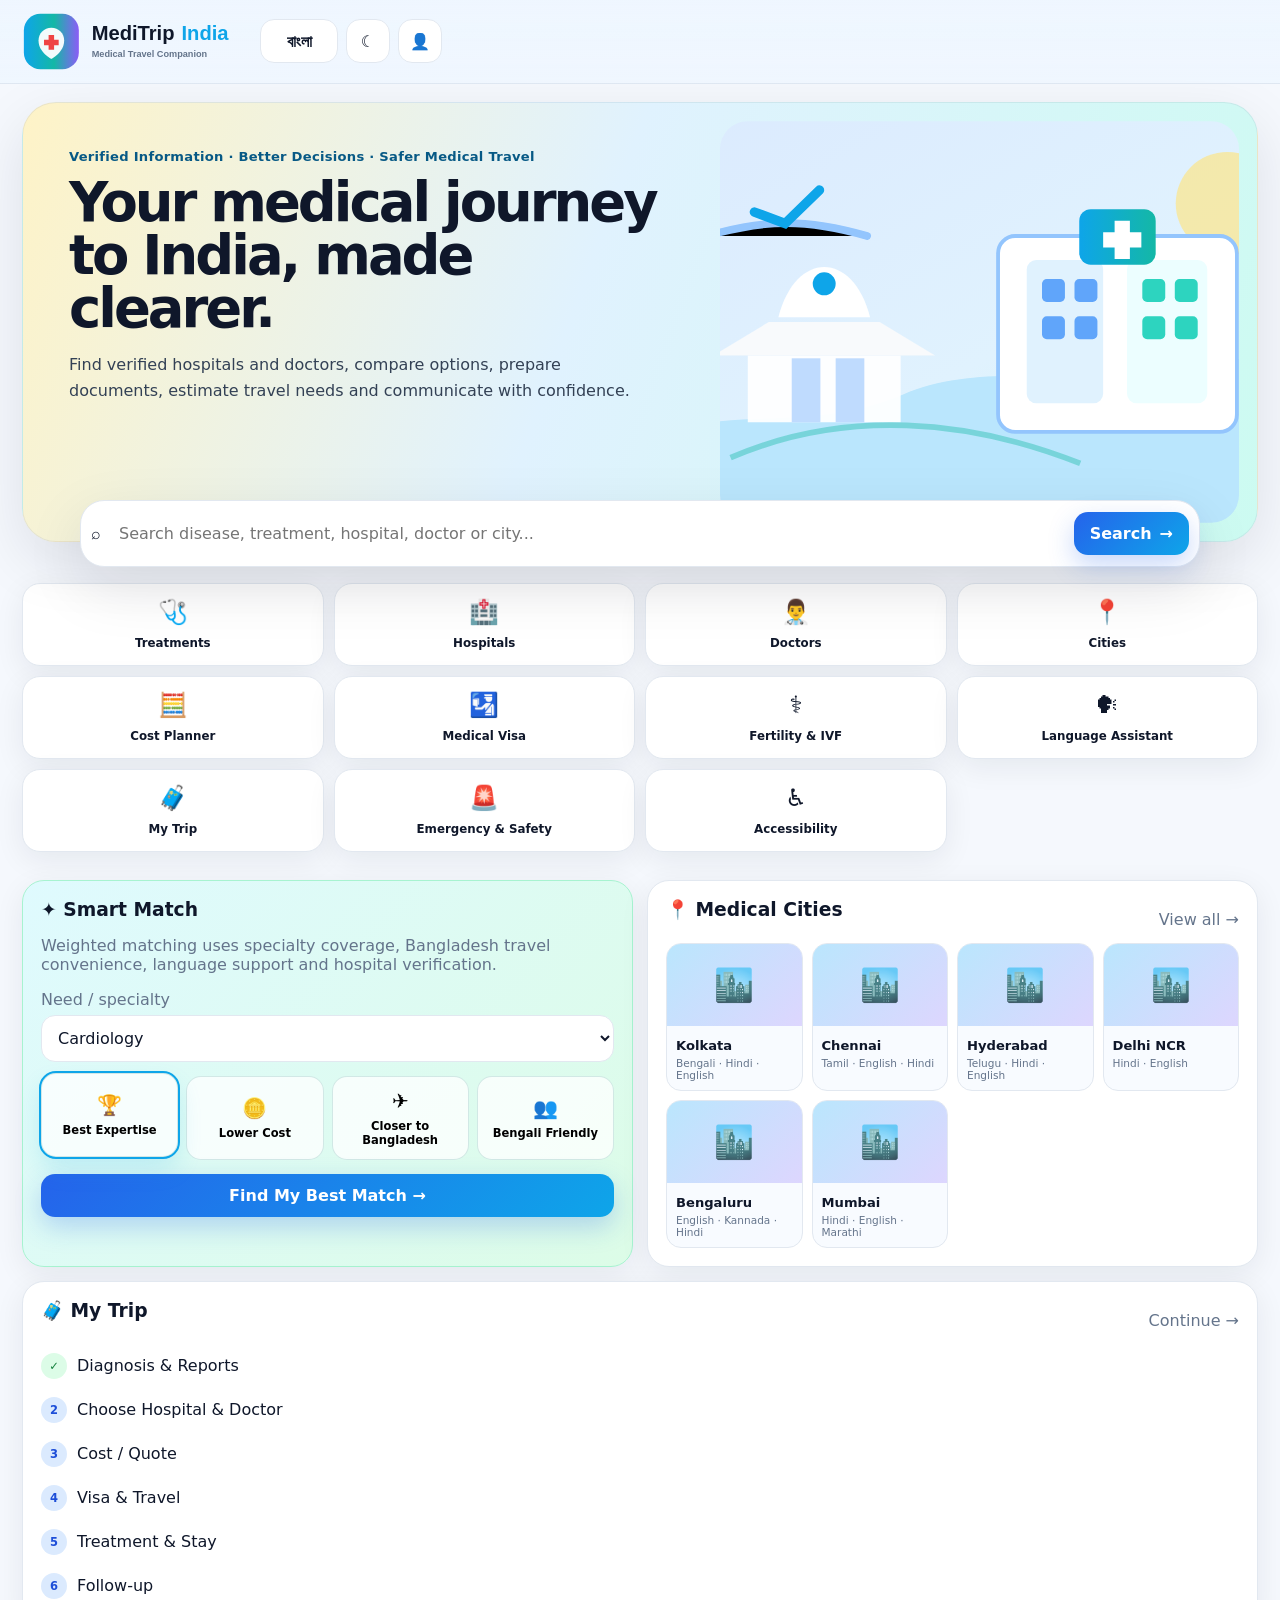
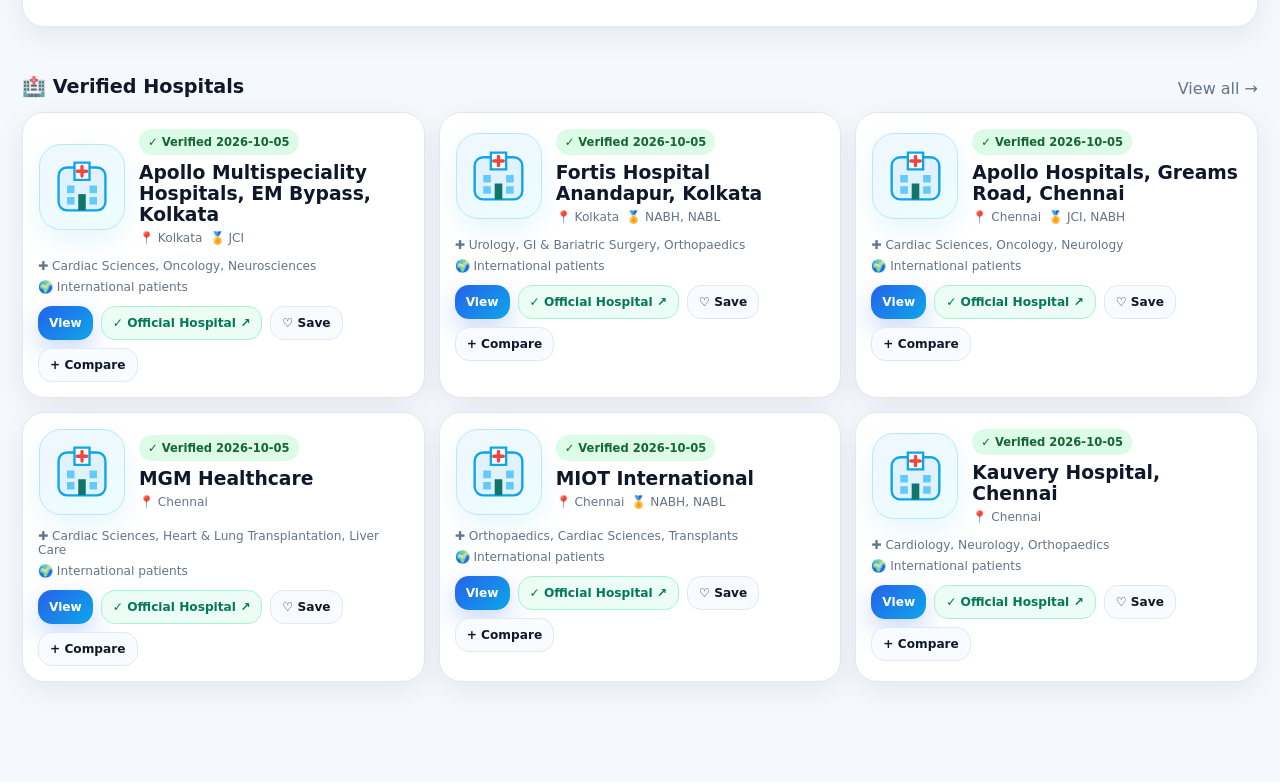
<file: index.html>
<!doctype html>
<html lang="en">
<head>
<meta charset="utf-8">
<meta name="viewport" content="width=device-width,initial-scale=1,viewport-fit=cover">
<meta name="theme-color" content="#0ea5e9">
<title>MediTrip India — Production V2.1.3</title>
<meta name="description" content="Verified medical travel companion for treatment in India">
<link rel="manifest" href="manifest.json">
<link rel="stylesheet" href="css/design-system.css">
<link rel="stylesheet" href="css/app.css">
</head>
<body>
<div id="app"></div>
<div id="toast" class="toast"></div>
<script type="module" src="js/app.js"></script>
</body>
</html>
</file>
<file: css/design-system.css>
:root{
--bg:#f5f8fd;--surface:#fff;--surface2:#f8fbff;--text:#0f172a;--muted:#64748b;--line:#e2e8f0;
--blue:#2563eb;--sky:#0ea5e9;--teal:#14b8a6;--green:#22c55e;--violet:#8b5cf6;--orange:#f59e0b;--red:#ef4444;
--shadow:0 20px 60px rgba(15,23,42,.10);--shadow-sm:0 8px 30px rgba(15,23,42,.07);
--r-xl:28px;--r-lg:22px;--r-md:16px;--nav-h:76px;--max:1420px
}
[data-theme=dark]{--bg:#07131f;--surface:#0c1b2a;--surface2:#102538;--text:#e7f0f7;--muted:#9fb3c3;--line:#1e3a4c;--shadow:0 24px 70px rgba(0,0,0,.35);--shadow-sm:0 10px 30px rgba(0,0,0,.24)}
*{box-sizing:border-box}html{background:var(--bg);scroll-behavior:smooth}body{margin:0;background:var(--bg);color:var(--text);font-family:Inter,ui-sans-serif,system-ui,-apple-system,BlinkMacSystemFont,"Segoe UI","Noto Sans Bengali",sans-serif;-webkit-font-smoothing:antialiased}button,input,select{font:inherit}button{cursor:pointer}a{text-decoration:none;color:inherit}img{max-width:100%;display:block}.container{width:min(var(--max),100%);margin:auto;padding:0 22px}.glass{background:color-mix(in srgb,var(--surface) 88%,transparent);backdrop-filter:blur(20px);-webkit-backdrop-filter:blur(20px)}.card{background:var(--surface);border:1px solid var(--line);border-radius:var(--r-lg);box-shadow:var(--shadow-sm)}.btn{border:0;border-radius:14px;padding:12px 16px;font-weight:800;display:inline-flex;align-items:center;justify-content:center;gap:8px}.btn-primary{background:linear-gradient(135deg,var(--blue),var(--sky));color:#fff;box-shadow:0 10px 26px rgba(37,99,235,.25)}.btn-soft{background:var(--surface2);color:var(--text);border:1px solid var(--line)}.badge{display:inline-flex;align-items:center;gap:6px;padding:6px 9px;border-radius:999px;font-size:.72rem;font-weight:800}.badge-ok{background:#dcfce7;color:#166534}.badge-warn{background:#fef3c7;color:#92400e}.muted{color:var(--muted)}.section{padding:24px 0}.section-title{display:flex;align-items:end;justify-content:space-between;gap:14px;margin-bottom:14px}.section-title h2{margin:0;font-size:1.2rem}.grid{display:grid;gap:14px}.grid-2{grid-template-columns:repeat(2,minmax(0,1fr))}.grid-3{grid-template-columns:repeat(3,minmax(0,1fr))}.grid-4{grid-template-columns:repeat(4,minmax(0,1fr))}
.toast{position:fixed;left:50%;bottom:92px;z-index:100;transform:translate(-50%,20px);opacity:0;pointer-events:none;background:#071827;color:#fff;border-radius:999px;padding:11px 15px;font-size:.8rem;transition:.2s}.toast.show{opacity:1;transform:translate(-50%,0)}
body.large{font-size:18px}body.high{--bg:#fff;--surface:#fff;--surface2:#fff;--text:#000;--muted:#222;--line:#000;--blue:#0047ff}body.reduced *{animation:none!important;transition:none!important;scroll-behavior:auto!important}
@media(max-width:900px){.container{padding:0 14px}.grid-3,.grid-4{grid-template-columns:1fr 1fr}.grid-2{grid-template-columns:1fr}}
@media(max-width:560px){.grid-3,.grid-4{grid-template-columns:1fr}}
</file>
<file: css/app.css>
.app-shell{min-height:100vh;padding-bottom:calc(var(--nav-h) + env(safe-area-inset-bottom))}
.topbar{position:sticky;top:0;z-index:50;padding:12px 0;background:linear-gradient(180deg,rgba(238,246,255,.96),rgba(238,246,255,.78));border-bottom:1px solid rgba(148,163,184,.18)}
[data-theme=dark] .topbar{background:rgba(7,19,31,.92)}
.topbar-inner{display:flex;align-items:center;gap:18px}.brand img{width:220px;height:auto}.desktop-nav{display:flex;align-items:center;gap:5px;flex:1;justify-content:center}.desktop-nav a{padding:10px 13px;border-radius:13px;color:var(--text);font-size:.83rem;font-weight:750}.desktop-nav a.active{background:#dbeafe;color:#1d4ed8}.top-actions{display:flex;gap:8px;align-items:center}.icon-btn{width:44px;height:44px;border-radius:14px;border:1px solid var(--line);background:var(--surface);color:var(--text);display:grid;place-items:center;font-weight:900}.lang-btn{min-width:78px;width:auto;padding:0 12px}
.hero-wrap{padding:18px 0 4px}.hero{overflow:hidden;position:relative;background:linear-gradient(110deg,#fef3c7 0%,#e0f2fe 45%,#ccfbf1 100%);border:1px solid rgba(148,163,184,.18);border-radius:34px;box-shadow:var(--shadow);display:grid;grid-template-columns:1.1fr .9fr;align-items:stretch;min-height:440px}
[data-theme=dark] .hero{background:linear-gradient(110deg,#14293a,#0d3342 48%,#12302f)}
.hero-copy{padding:46px 46px 40px;position:relative;z-index:2}.eyebrow{font-size:.82rem;font-weight:800;color:#075985;letter-spacing:.02em}.hero h1{font-size:clamp(2.6rem,4.25vw,4.45rem);line-height:.98;letter-spacing:-.055em;margin:12px 0 16px;max-width:760px}.hero h1 span{color:#0f766e}.hero p{max-width:660px;font-size:1rem;line-height:1.65;color:#334155}.hero-visual{display:flex;align-items:center;justify-content:center;padding:18px}.hero-visual img{width:100%;height:100%;object-fit:cover;border-radius:28px;min-height:395px}
.search-panel{margin-top:-42px;position:relative;z-index:6}.search-card{background:var(--surface);border:1px solid var(--line);border-radius:24px;padding:10px;box-shadow:var(--shadow);max-width:1120px;margin-left:auto;margin-right:auto}.search-row{display:flex;gap:10px;align-items:center}.search-row input{flex:1;min-width:0;border:0;background:transparent;color:var(--text);padding:13px 8px;outline:0}.suggestions{margin-top:8px;border-top:1px solid var(--line);padding-top:7px;max-height:360px;overflow:auto}.suggestions[hidden]{display:none}.s-head{font-size:.68rem;text-transform:uppercase;letter-spacing:.08em;color:var(--muted);font-weight:900;padding:7px 10px}.s-item{display:flex;align-items:center;gap:10px;padding:10px;border-radius:12px}.s-item:hover{background:var(--surface2)}.s-icon{width:34px;height:34px;border-radius:11px;background:var(--surface2);display:grid;place-items:center}.quick-grid{display:grid;grid-template-columns:repeat(6,minmax(0,1fr));gap:10px;margin-top:16px}.quick-card{background:var(--surface);border:1px solid var(--line);border-radius:18px;padding:14px 8px;text-align:center;box-shadow:var(--shadow-sm);transition:.2s}.quick-card:hover{transform:translateY(-4px)}.quick-card .qicon{font-size:1.5rem;margin-bottom:6px}.quick-card b{font-size:.74rem}.home-panels{display:grid;grid-template-columns:1.05fr 1.25fr .85fr;gap:14px}.smart-card{padding:18px;background:linear-gradient(135deg,#dffafe,#dcfce7);border:1px solid #a7f3d0}.smart-card h3,.journey-card h3,.cities-card h3{margin:0 0 8px}.priority-grid{display:grid;grid-template-columns:repeat(4,1fr);gap:8px;margin:14px 0}.priority{border:1px solid rgba(15,118,110,.16);background:rgba(255,255,255,.76);border-radius:15px;padding:12px 8px;text-align:center;transition:.2s}.priority.active{transform:translateY(-3px);outline:2px solid #0ea5e9;box-shadow:0 12px 24px rgba(14,165,233,.16)}.priority b{display:block;font-size:.72rem;margin-top:6px}.cities-card,.journey-card{padding:18px}.city-strip{display:grid;grid-template-columns:repeat(4,1fr);gap:9px}.city{border:1px solid var(--line);border-radius:15px;overflow:hidden;background:var(--surface2)}.city .thumb{height:82px;background:linear-gradient(135deg,#bae6fd,#ddd6fe);display:grid;place-items:center;font-size:2rem}.city .ctxt{padding:9px}.city b{font-size:.82rem}.city small{display:block;color:var(--muted);font-size:.66rem;margin-top:3px}.journey-step{display:flex;gap:10px;align-items:center;padding:9px 0}.step-dot{width:26px;height:26px;border-radius:50%;display:grid;place-items:center;background:#dbeafe;color:#1d4ed8;font-size:.72rem;font-weight:900}.step-dot.done{background:#dcfce7;color:#15803d}
.hospital-grid,.doctor-grid{grid-template-columns:repeat(3,minmax(0,1fr))}.hospital-card{overflow:hidden}.hospital-cover{height:170px;background:var(--surface2);position:relative}.hospital-cover img{width:100%;height:100%;object-fit:cover}.cover-label{position:absolute;right:8px;bottom:8px;background:rgba(7,24,39,.72);color:#fff;border-radius:999px;padding:4px 8px;font-size:.62rem}.card-body{padding:15px}.hospital-card h3,.doctor-card h3{margin:8px 0 6px}.meta{display:flex;flex-wrap:wrap;gap:7px;color:var(--muted);font-size:.76rem}.action-row{display:flex;gap:8px;flex-wrap:wrap;margin-top:12px}.action-row .btn{padding:9px 11px;font-size:.76rem}
.doc-head{display:flex;gap:12px;align-items:center}.avatar{width:76px;height:76px;border-radius:22px;background:linear-gradient(135deg,#dbeafe,#ccfbf1,#ede9fe);display:grid;place-items:center;font-size:1.25rem;font-weight:900;color:#0f766e;flex:0 0 auto}.profile-shell{display:grid;grid-template-columns:1.25fr .75fr;gap:16px}.profile-hero{padding:20px}.profile-cover{height:260px;border-radius:20px;overflow:hidden;background:var(--surface2)}.profile-cover img{width:100%;height:100%;object-fit:cover}.sticky-card{position:sticky;top:96px;padding:16px}
.bottom-nav{display:none;position:fixed;left:0;right:0;bottom:0;z-index:60;background:color-mix(in srgb,var(--surface) 94%,transparent);backdrop-filter:blur(18px);border-top:1px solid var(--line);padding-bottom:env(safe-area-inset-bottom)}.bottom-nav-inner{height:var(--nav-h);display:grid;grid-template-columns:repeat(5,1fr);max-width:720px;margin:auto}.bottom-nav a{display:flex;flex-direction:column;align-items:center;justify-content:center;gap:5px;font-size:.66rem;color:var(--muted);font-weight:800}.bottom-nav a.active{color:var(--blue)}.bottom-nav span{font-size:1.15rem}
.mode-grid{display:grid;grid-template-columns:repeat(3,1fr);gap:10px}.mode-card{border:1px solid var(--line);background:var(--surface);border-radius:18px;padding:15px;text-align:left}.mode-card.active{outline:2px solid var(--blue)}
@media(max-width:1300px){.desktop-nav{display:none}.home-panels{grid-template-columns:1fr 1fr}.journey-card{grid-column:1/-1}.quick-grid{grid-template-columns:repeat(4,1fr)}}
@media(max-width:900px){.brand img{width:184px}.hero{grid-template-columns:1fr}.hero-copy{padding:34px 24px 84px}.search-panel{margin-top:-54px}.home-panels{grid-template-columns:1fr}.quick-grid{grid-template-columns:repeat(3,1fr)}.hospital-grid,.doctor-grid{grid-template-columns:1fr 1fr}.profile-shell{grid-template-columns:1fr}.sticky-card{position:static}.bottom-nav{display:block}.top-actions .desktop-only{display:none}}
@media(max-width:620px){.topbar{padding:8px 0}.brand img{width:160px}.topbar-inner{gap:8px}.icon-btn{width:40px;height:40px}.lang-btn{min-width:64px}.hero{border-radius:0;margin:0 -14px}.hero-copy{padding:28px 18px 88px}.hero h1{font-size:2.55rem}.quick-grid{grid-template-columns:repeat(2,1fr)}.priority-grid{grid-template-columns:1fr 1fr}.city-strip{grid-template-columns:1fr 1fr}.hospital-grid,.doctor-grid{grid-template-columns:1fr}.search-row .btn span{display:none}.mode-grid{grid-template-columns:1fr 1fr}}
.chips{display:flex;gap:8px;overflow:auto;padding-bottom:4px}.chip{white-space:nowrap;border:1px solid var(--line);background:var(--surface);color:var(--text);border-radius:999px;padding:9px 12px;font-size:.76rem;font-weight:800}.chip.active{background:var(--blue);color:white;border-color:var(--blue)}
.smart-card select,.card input,.card select{width:100%;border:1px solid var(--line);background:var(--surface);color:var(--text);border-radius:14px;padding:12px;margin-top:6px}
@media(max-width:900px){.hero-visual{display:flex;max-height:230px;padding:0 18px 18px}.hero-visual img{min-height:0;max-height:220px;object-fit:contain}.hero-copy{padding-bottom:26px}.search-panel{margin-top:10px}}

.lang-search-card{padding:10px;position:sticky;top:78px;z-index:20}
.lang-search-row{display:grid;grid-template-columns:auto 1fr 180px;align-items:center;gap:10px}
.lang-search-row input,.lang-search-row select{border:0!important;background:transparent!important;margin:0!important;outline:0;font-size:1rem}
.search-symbol{font-size:1.3rem;color:var(--muted)}
.phrase-suggestions{border-top:1px solid var(--line);margin-top:8px;padding-top:6px;max-height:390px;overflow:auto}
.phrase-suggestions[hidden]{display:none}
.phrase-suggestions .s-item{width:100%;border:0;background:transparent;color:var(--text);text-align:left}
.phrase-grid{grid-template-columns:repeat(3,minmax(0,1fr))}
.phrase-card{overflow:hidden}.phrase-cat{background:#e0f2fe;color:#075985}.phrase-main{font-size:1.02rem;font-weight:850;line-height:1.55;margin:12px 0 8px}.phrase-secondary{color:var(--muted);font-size:.79rem;line-height:1.5}
.staff-screen{min-height:100vh;display:grid;place-items:center;background:#071827;color:#fff;padding:30px;text-align:center}.staff-text{font-size:clamp(2rem,7vw,5rem);font-weight:900;line-height:1.12;max-width:1100px}.staff-sub{font-size:clamp(1rem,2.5vw,1.6rem);opacity:.72;margin:18px auto 28px;max-width:900px}.staff-cat{font-size:.8rem;text-transform:uppercase;letter-spacing:.12em;opacity:.6;margin-bottom:18px}
@media(max-width:900px){.phrase-grid{grid-template-columns:1fr 1fr}.lang-search-card{top:66px}.lang-search-row{grid-template-columns:auto 1fr}.lang-search-row select{grid-column:2}}
@media(max-width:620px){.phrase-grid{grid-template-columns:1fr}.lang-search-row{grid-template-columns:auto 1fr}.lang-search-row select{grid-column:2}.lang-search-card{position:relative;top:auto}}

/* V2.1.1 entity icons + verified source UI */
.entity-card-head{display:flex;gap:14px;align-items:center;padding:16px 16px 8px}
.entity-card-head h3{margin:7px 0 6px}
.entity-icon{display:grid;place-items:center;border-radius:22px;background:linear-gradient(145deg,#eff6ff,#ecfeff);border:1px solid #bae6fd;box-shadow:0 10px 28px rgba(14,165,233,.10);flex:0 0 auto}
[data-theme=dark] .entity-icon{background:linear-gradient(145deg,#0f2538,#103438);border-color:#1e5063}
.entity-icon img{width:72%;height:72%}
.entity-icon-md{width:76px;height:76px}
.entity-icon-lg{width:86px;height:86px}
.entity-icon-xl{width:112px;height:112px;border-radius:30px}
.profile-icon-hero{display:flex;gap:18px;align-items:center;padding-bottom:18px;border-bottom:1px solid var(--line);margin-bottom:18px}
.profile-icon-hero h1{margin:8px 0}
.btn-verified{background:#ecfdf5;color:#047857;border:1px solid #a7f3d0}
.btn-verified:hover{background:#d1fae5}
[data-theme=dark] .btn-verified{background:#082f2a;color:#6ee7b7;border-color:#115e59}
.verified-panel{margin:16px 0;padding:14px;border:1px solid #a7f3d0;background:#f0fdf4;border-radius:16px;display:flex;align-items:center;justify-content:space-between;gap:12px}
[data-theme=dark] .verified-panel{background:#082f2a;border-color:#115e59}
.safe-photo-note{margin-top:16px;font-size:.78rem}
@media(max-width:620px){.entity-card-head{align-items:flex-start}.entity-icon-lg{width:70px;height:70px}.entity-icon-xl{width:88px;height:88px}.profile-icon-hero,.verified-panel{align-items:flex-start}.verified-panel{flex-direction:column}}

/* V2.1.2 full doctor expansion */
.entity-photo{overflow:hidden;border-radius:22px;background:var(--soft);border:1px solid var(--line);flex:0 0 auto;display:grid;place-items:center}
.entity-photo img{width:100%;height:100%;object-fit:cover}
.entity-photo.photo-fallback img{object-fit:contain;padding:15%}
.btn-directory{background:#eff6ff;color:#1d4ed8;border:1px solid #bfdbfe}
[data-theme=dark] .btn-directory{background:#102444;color:#93c5fd;border-color:#244b7a}
.badge-directory{background:#eff6ff;color:#1d4ed8;border-color:#bfdbfe}
.doctor-search-panel{padding:14px}
.doctor-filter-row{display:grid;grid-template-columns:minmax(250px,2fr) minmax(150px,1fr) minmax(180px,1fr);gap:10px;margin-bottom:10px}
.doctor-filter-row input,.doctor-filter-row select{width:100%;min-height:46px}
@media(max-width:720px){.doctor-filter-row{grid-template-columns:1fr}.entity-photo.entity-icon-xl{width:88px;height:88px}}

/* =====================================================
   MediTrip India V2.1.3 — planner, visa, emergency
===================================================== */
.load-more-wrap{display:flex;justify-content:center;padding:20px 0 4px}
.medical-city-card{transition:.2s}.medical-city-card:hover{transform:translateY(-4px)}
.city-icon{font-size:2rem}.city-hero-card{padding:28px;display:flex;align-items:center;justify-content:space-between;gap:20px;background:linear-gradient(135deg,#eef6ff,#f0fdfa)}
.city-hero-card h1{font-size:clamp(2rem,4vw,3.6rem);margin:6px 0 12px}.city-stat{min-width:150px;min-height:130px;border-radius:28px;background:#fff;border:1px solid var(--line);display:grid;place-items:center;align-content:center;box-shadow:var(--shadow-sm)}.city-stat b{font-size:2.2rem;color:var(--blue)}.city-stat span{color:var(--muted);font-weight:800}
[data-theme=dark] .city-hero-card{background:linear-gradient(135deg,#0d2438,#10342f)}[data-theme=dark] .city-stat{background:var(--surface)}

.trip-hero,.visa-hero,.emergency-hero{padding:30px;display:flex;justify-content:space-between;align-items:center;gap:26px;overflow:hidden;position:relative}
.trip-hero{background:linear-gradient(120deg,#eff6ff 0%,#ecfeff 52%,#f5f3ff 100%)}
.trip-hero h1,.visa-hero h1,.emergency-hero h1{font-size:clamp(2.2rem,4.5vw,4.2rem);letter-spacing:-.045em;margin:8px 0 10px}.trip-hero p,.visa-hero p,.emergency-hero p{max-width:760px;color:var(--muted);line-height:1.6}
[data-theme=dark] .trip-hero{background:linear-gradient(120deg,#0d2338,#0c3439,#261d3e)}
.readiness-ring{--p:0;width:158px;height:158px;border-radius:50%;flex:0 0 auto;background:conic-gradient(var(--teal) calc(var(--p)*1%),#dbeafe 0);display:grid;place-items:center;position:relative}
.readiness-ring:after{content:"";position:absolute;inset:13px;border-radius:50%;background:var(--surface)}
.readiness-ring>div{position:relative;z-index:2;text-align:center}.readiness-ring b{display:block;font-size:2rem}.readiness-ring span{font-size:.72rem;color:var(--muted);font-weight:900;text-transform:uppercase;letter-spacing:.08em}
.trip-layout,.visa-layout,.emergency-layout{display:grid;grid-template-columns:minmax(0,1.5fr) minmax(290px,.55fr);gap:18px}.trip-plan-card,.checklist-card,.visa-timeline,.visa-checklist,.emergency-card-editor,.redflag-card,.saved-emergency{padding:20px;margin-bottom:16px}
.trip-form-grid{display:grid;grid-template-columns:repeat(2,minmax(0,1fr));gap:12px}.trip-form-grid label,.trip-notes{font-size:.76rem;color:var(--muted);font-weight:800}.trip-form-grid input,.trip-form-grid select,.trip-notes textarea{display:block;width:100%;margin-top:6px;border:1px solid var(--line);border-radius:14px;background:var(--surface2);color:var(--text);padding:12px}.trip-notes{display:block;margin-top:12px}
.checklist-card h3{margin:0 0 10px}.trip-check,.visa-check{display:grid;grid-template-columns:auto 1fr;gap:11px;align-items:center;padding:12px 0;border-bottom:1px solid var(--line);cursor:pointer}.trip-check:last-child,.visa-check:last-child{border-bottom:0}.trip-check input,.visa-check input{display:none}.checkmark,.visa-check>span{width:28px;height:28px;border-radius:50%;display:grid;place-items:center;background:var(--surface2);border:1px solid var(--line);font-weight:900}.trip-check.done,.visa-check.done{color:#047857}.trip-check.done .checkmark,.visa-check.done>span{background:#dcfce7;border-color:#86efac}
.trip-side h3{margin-top:0}.trip-action-list{display:grid}.trip-action-list a{padding:11px 0;border-bottom:1px solid var(--line);font-weight:800}.trip-action-list a:last-child{border:0}

.visa-hero{background:linear-gradient(120deg,#eff6ff,#eef2ff,#ecfeff)}[data-theme=dark] .visa-hero{background:linear-gradient(120deg,#0f2538,#1e2142,#0d3439)}
.visa-progress{width:150px;height:120px;border-radius:26px;background:var(--surface);border:1px solid var(--line);display:grid;place-items:center;align-content:center;flex:0 0 auto;box-shadow:var(--shadow-sm)}.visa-progress b{font-size:2.15rem;color:var(--blue)}.visa-progress span{font-size:.75rem;color:var(--muted);font-weight:800}
.visa-alert{padding:18px;display:flex;gap:14px;align-items:flex-start;background:#fff7ed;border-color:#fed7aa}.alert-icon{width:38px;height:38px;border-radius:13px;display:grid;place-items:center;background:#ffedd5;color:#c2410c;font-size:1.2rem;font-weight:950}.visa-alert p{margin:5px 0 7px;color:#7c2d12}.visa-alert a{font-weight:900;color:#c2410c}
[data-theme=dark] .visa-alert{background:#321b0c;border-color:#7c2d12}.visa-type-grid{display:grid;grid-template-columns:repeat(4,1fr);gap:12px}.visa-type{padding:18px}.visa-code{display:inline-grid;place-items:center;min-width:42px;height:32px;padding:0 9px;border-radius:10px;background:#dbeafe;color:#1d4ed8;font-weight:950}.visa-type h3{margin:12px 0 7px;font-size:1rem}.visa-type p{font-size:.78rem;line-height:1.5}
.visa-timeline h2,.visa-checklist h2{margin-top:0}.visa-step{display:grid;grid-template-columns:38px 1fr;gap:12px;padding:12px 0;border-bottom:1px solid var(--line)}.visa-step>div{width:34px;height:34px;border-radius:12px;background:#dbeafe;color:#1d4ed8;display:grid;place-items:center;font-weight:950}.visa-step b{display:block;margin-bottom:4px}.visa-step p{margin:0;color:var(--muted);font-size:.82rem;line-height:1.5}.official-link{display:flex;gap:10px;padding:11px 0;border-bottom:1px solid var(--line)}.official-link>span{color:var(--blue);font-weight:950}.official-link b{display:block;font-size:.82rem}.official-link small{display:block;color:var(--muted);margin-top:3px;text-transform:capitalize}.scam-card{padding:20px;border-color:#fed7aa;background:#fffbeb}.scam-card h3{color:#b45309}.scam-card p{margin:8px 0;line-height:1.45}[data-theme=dark] .scam-card{background:#2c220d;border-color:#854d0e}

.emergency-hero{background:linear-gradient(120deg,#fff1f2,#fff7ed);border-color:#fecaca}.emergency-kicker{display:inline-flex;background:#fee2e2;color:#b91c1c;padding:6px 10px;border-radius:999px;font-size:.7rem;font-weight:950;letter-spacing:.1em}.emergency-hero h1{color:#991b1b}.emergency-number{font-size:4.7rem;font-weight:950;letter-spacing:-.06em;color:#b91c1c;background:#fff;border:1px solid #fecaca;border-radius:34px;min-width:180px;min-height:150px;display:grid;place-items:center;box-shadow:0 20px 60px rgba(185,28,28,.12)}.emergency-call{background:#b91c1c;color:#fff;font-size:1rem}.emergency-map{background:#fff;color:#991b1b;border:1px solid #fecaca}
[data-theme=dark] .emergency-hero{background:linear-gradient(120deg,#351216,#322014);border-color:#7f1d1d}[data-theme=dark] .emergency-number{background:#271014;border-color:#7f1d1d}
.redflag-grid{display:grid;grid-template-columns:1fr 1fr;gap:9px}.redflag-grid>div{display:flex;gap:9px;align-items:flex-start;border:1px solid #fecaca;background:#fff7f7;border-radius:14px;padding:12px}.redflag-grid span{width:24px;height:24px;border-radius:50%;display:grid;place-items:center;background:#fee2e2;color:#b91c1c;font-weight:950;flex:0 0 auto}.redflag-grid p{margin:2px 0;font-size:.8rem;line-height:1.4}
[data-theme=dark] .redflag-grid>div{background:#2c1518;border-color:#7f1d1d}
.em-contact{display:grid;grid-template-columns:58px 1fr;align-items:center;padding:10px 0;border-bottom:1px solid var(--line)}.em-contact b{font-size:1.2rem;color:#b91c1c}.em-contact span{font-size:.75rem;color:var(--muted)}.mission-card{display:grid;gap:4px;padding:11px 0;border-bottom:1px solid var(--line)}.mission-card>span{font-size:.74rem;color:var(--muted)}.mission-card a{font-size:.76rem;color:var(--blue);font-weight:800}.saved-hosp-row{display:flex;justify-content:space-between;gap:12px;padding:11px 0;border-bottom:1px solid var(--line)}.saved-hosp-row small{display:block;color:var(--muted);margin-top:3px}.saved-hosp-row>div:last-child{display:flex;gap:10px}.saved-hosp-row a{color:var(--blue);font-weight:900;font-size:.78rem}
.emergency-overlay{position:fixed;inset:0;z-index:999;background:#071827;display:grid;place-items:center;padding:20px}.emergency-overlay[hidden]{display:none}.emergency-overlay>button{position:absolute;right:22px;top:18px;width:48px;height:48px;border:0;border-radius:50%;font-size:2rem;background:#fff;color:#111}.emergency-pass{width:min(850px,100%);background:#fff;color:#111;border-radius:32px;padding:34px}.emergency-pass>span{font-size:.75rem;font-weight:950;letter-spacing:.12em;color:#b91c1c}.emergency-pass h1{font-size:clamp(2.2rem,7vw,5rem);margin:12px 0 22px}.emergency-pass div{font-size:clamp(1rem,2.5vw,1.45rem);padding:10px 0;border-bottom:1px solid #ddd}.emergency-pass strong{display:block;margin-top:24px;font-size:1.2rem;color:#b91c1c}
.more-tool{padding:17px;display:grid;grid-template-columns:46px 1fr auto;gap:12px;align-items:center}.more-icon{width:46px;height:46px;border-radius:14px;background:var(--surface2);display:grid;place-items:center;font-size:1.35rem}.more-tool h3{margin:0 0 4px;font-size:.95rem}.more-tool p{margin:0;color:var(--muted);font-size:.73rem;line-height:1.4}.more-tool>span{color:var(--muted);font-size:1.2rem}

@media(max-width:1000px){.visa-type-grid{grid-template-columns:1fr 1fr}.trip-layout,.visa-layout,.emergency-layout{grid-template-columns:1fr}.trip-side,.visa-side,.emergency-side{position:static!important}.redflag-grid{grid-template-columns:1fr 1fr}}
@media(max-width:720px){.trip-hero,.visa-hero,.emergency-hero{padding:22px;align-items:flex-start}.readiness-ring{width:112px;height:112px}.visa-progress{width:112px}.emergency-number{font-size:3rem;min-width:105px;min-height:105px}.trip-form-grid,.redflag-grid{grid-template-columns:1fr}.visa-type-grid{grid-template-columns:1fr 1fr}.city-hero-card{align-items:flex-start}.city-stat{min-width:105px;min-height:100px}.quick-grid{grid-template-columns:repeat(2,1fr)}}
@media(max-width:520px){.trip-hero,.visa-hero,.emergency-hero{display:block}.readiness-ring,.visa-progress,.emergency-number{margin-top:18px}.visa-type-grid{grid-template-columns:1fr}.city-hero-card{display:block}.city-stat{margin-top:14px;width:100%}.more-tool-grid{grid-template-columns:1fr!important}}
@media print{.topbar,.bottom-nav,.trip-side,.action-row,.load-more-wrap,#toast{display:none!important}.app-shell{padding-bottom:0}.card{box-shadow:none;break-inside:avoid}.trip-layout{grid-template-columns:1fr}.trip-hero{background:#fff}}
</file>
